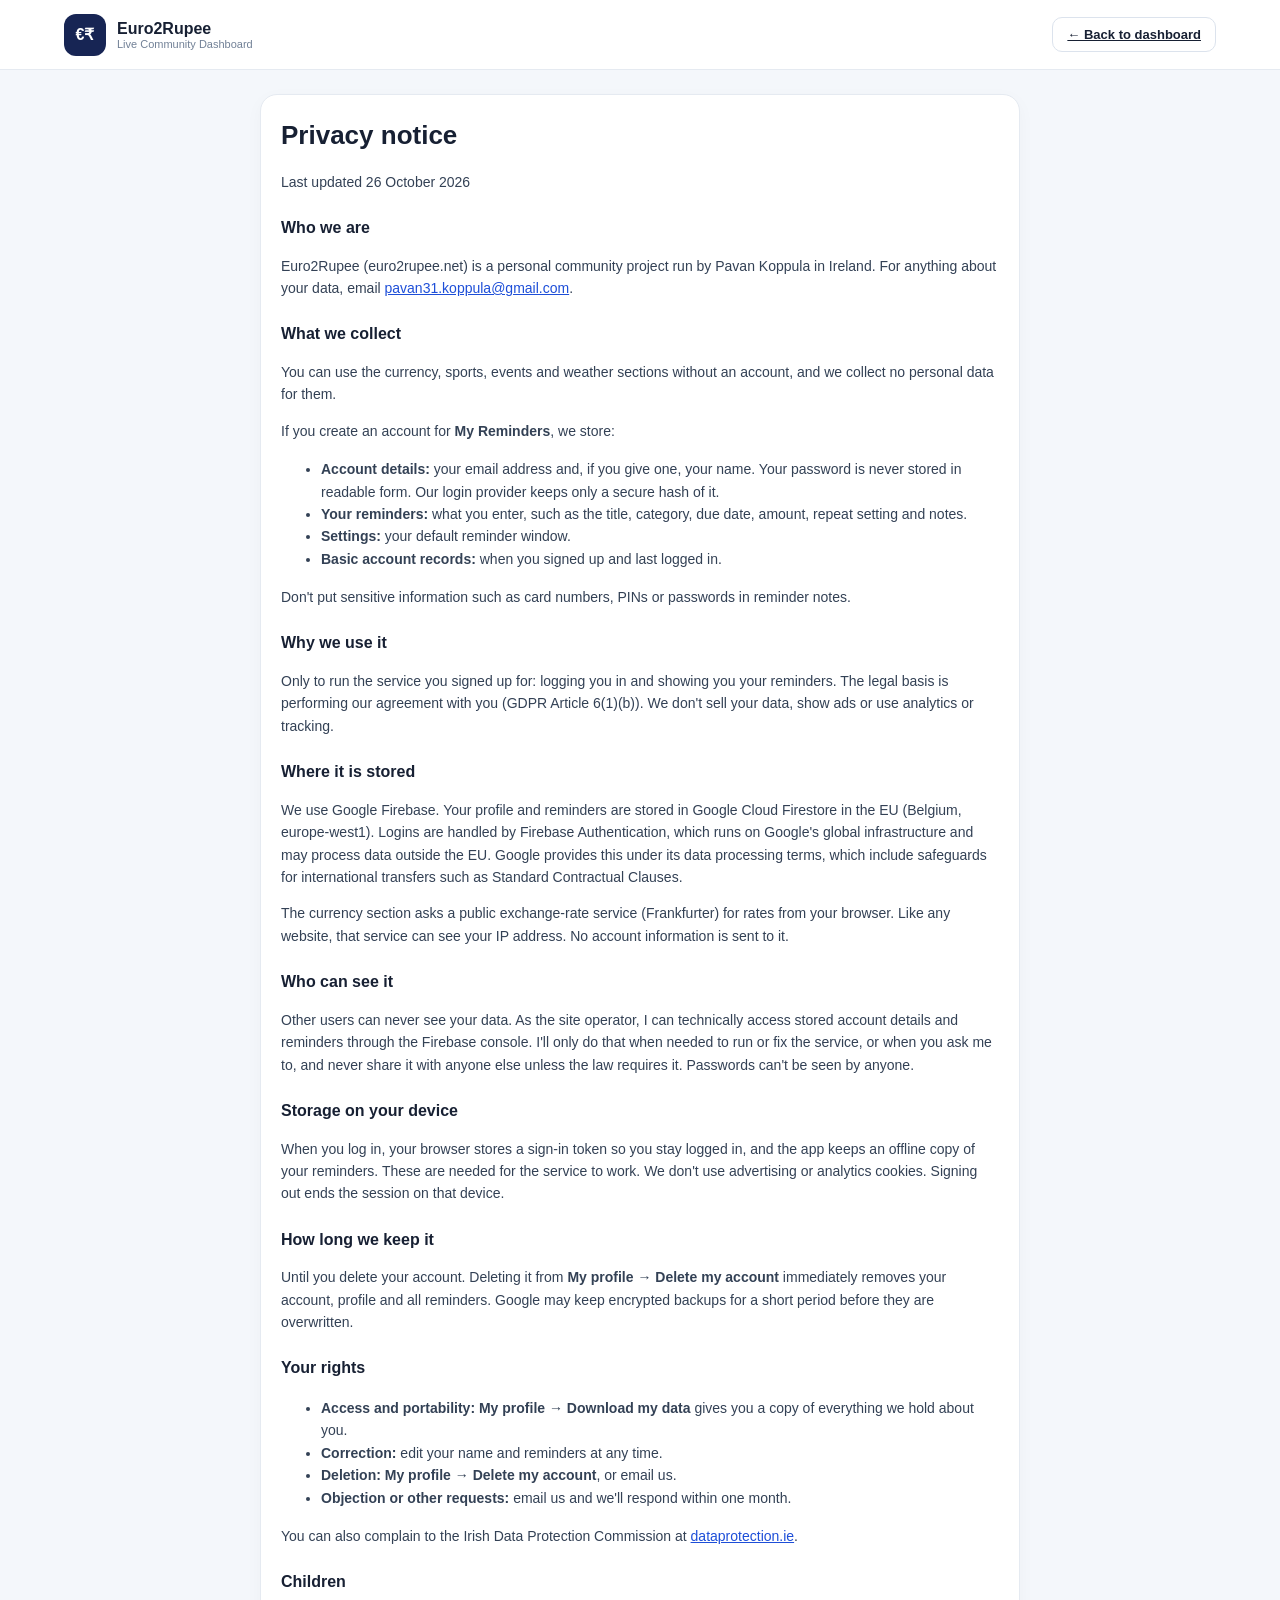
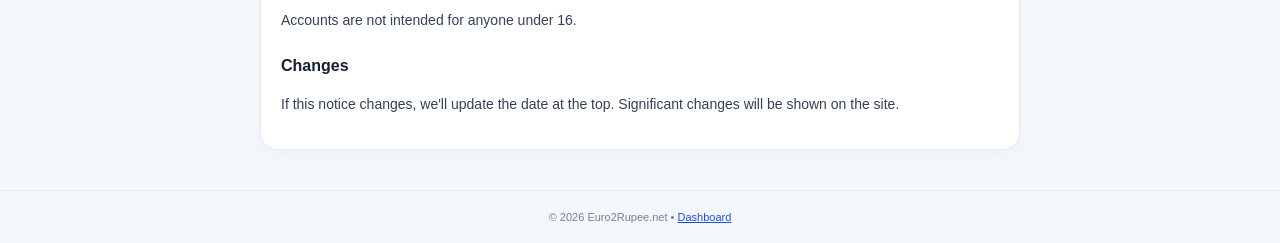
<file: privacy.html>
<!doctype html>
<html lang="en">
<head>
<meta charset="utf-8"><meta name="viewport" content="width=device-width,initial-scale=1,viewport-fit=cover">
<title>Privacy notice • Euro2Rupee</title>
<meta name="theme-color" content="#172554">
<link rel="manifest" href="manifest.webmanifest">
<link rel="icon" type="image/png" sizes="32x32" href="icons/favicon-32.png">
<link rel="apple-touch-icon" href="icons/apple-touch-icon.png">
<link rel="stylesheet" href="style.css">
</head>
<body>
<header class="topbar"><a class="brand" href="/" style="text-decoration:none;color:inherit"><div class="logo">€₹</div><div><strong>Euro2Rupee</strong><span>Live Community Dashboard</span></div></a><a class="btn" href="/">← Back to dashboard</a></header>
<main class="container">
<article class="card legal">
<h1>Privacy notice</h1>
<p class="muted">Last updated 26 October 2026</p>

<h2>Who we are</h2>
<p>Euro2Rupee (euro2rupee.net) is a personal community project run by Pavan Koppula in Ireland. For anything about your data, email <a href="mailto:pavan31.koppula@gmail.com">pavan31.koppula@gmail.com</a>.</p>

<h2>What we collect</h2>
<p>You can use the currency, sports, events and weather sections without an account, and we collect no personal data for them.</p>
<p>If you create an account for <b>My Reminders</b>, we store:</p>
<ul>
<li><b>Account details:</b> your email address and, if you give one, your name. Your password is never stored in readable form. Our login provider keeps only a secure hash of it.</li>
<li><b>Your reminders:</b> what you enter, such as the title, category, due date, amount, repeat setting and notes.</li>
<li><b>Settings:</b> your default reminder window.</li>
<li><b>Basic account records:</b> when you signed up and last logged in.</li>
</ul>
<p>Don't put sensitive information such as card numbers, PINs or passwords in reminder notes.</p>

<h2>Why we use it</h2>
<p>Only to run the service you signed up for: logging you in and showing you your reminders. The legal basis is performing our agreement with you (GDPR Article 6(1)(b)). We don't sell your data, show ads or use analytics or tracking.</p>

<h2>Where it is stored</h2>
<p>We use Google Firebase. Your profile and reminders are stored in Google Cloud Firestore in the EU (Belgium, europe-west1). Logins are handled by Firebase Authentication, which runs on Google's global infrastructure and may process data outside the EU. Google provides this under its data processing terms, which include safeguards for international transfers such as Standard Contractual Clauses.</p>
<p>The currency section asks a public exchange-rate service (Frankfurter) for rates from your browser. Like any website, that service can see your IP address. No account information is sent to it.</p>

<h2>Who can see it</h2>
<p>Other users can never see your data. As the site operator, I can technically access stored account details and reminders through the Firebase console. I'll only do that when needed to run or fix the service, or when you ask me to, and never share it with anyone else unless the law requires it. Passwords can't be seen by anyone.</p>

<h2>Storage on your device</h2>
<p>When you log in, your browser stores a sign-in token so you stay logged in, and the app keeps an offline copy of your reminders. These are needed for the service to work. We don't use advertising or analytics cookies. Signing out ends the session on that device.</p>

<h2>How long we keep it</h2>
<p>Until you delete your account. Deleting it from <b>My profile → Delete my account</b> immediately removes your account, profile and all reminders. Google may keep encrypted backups for a short period before they are overwritten.</p>

<h2>Your rights</h2>
<ul>
<li><b>Access and portability:</b> <b>My profile → Download my data</b> gives you a copy of everything we hold about you.</li>
<li><b>Correction:</b> edit your name and reminders at any time.</li>
<li><b>Deletion:</b> <b>My profile → Delete my account</b>, or email us.</li>
<li><b>Objection or other requests:</b> email us and we'll respond within one month.</li>
</ul>
<p>You can also complain to the Irish Data Protection Commission at <a href="https://www.dataprotection.ie" target="_blank" rel="noopener">dataprotection.ie</a>.</p>

<h2>Children</h2>
<p>Accounts are not intended for anyone under 16.</p>

<h2>Changes</h2>
<p>If this notice changes, we'll update the date at the top. Significant changes will be shown on the site.</p>
</article>
</main>
<footer>© <span id="year"></span> Euro2Rupee.net • <a href="/">Dashboard</a></footer>
<script>document.getElementById("year").textContent=new Date().getFullYear()</script>
</body></html>
</file>
<file: style.css>
*{box-sizing:border-box}body{margin:0;font-family:Inter,Segoe UI,Arial,sans-serif;background:#f4f7fb;color:#172033}.topbar{height:70px;background:#fff;border-bottom:1px solid #e5eaf1;display:flex;align-items:center;justify-content:space-between;padding:0 5%;position:sticky;top:0;z-index:5}.brand{display:flex;align-items:center;gap:11px}.logo{width:42px;height:42px;border-radius:12px;background:#172554;color:white;display:grid;place-items:center;font-weight:800}.brand strong{display:block}.brand span{display:block;color:#718096;font-size:11px}.menu-btn{display:none;border:0;background:#eef2f7;border-radius:9px;padding:9px}.nav{background:#fff;border-bottom:1px solid #e5eaf1;padding:10px 5%;display:flex;gap:22px}.nav a{text-decoration:none;color:#475569;font-size:13px}.container{max-width:1180px;margin:auto;padding:24px 18px 40px}.hero{background:linear-gradient(135deg,#172554,#2563eb);border-radius:21px;color:white;padding:28px 32px;display:flex;justify-content:space-between;align-items:center;margin-bottom:20px}.eyebrow{font-size:10px;letter-spacing:2px;opacity:.7}.hero h1{margin:5px 0;font-size:29px}.hero p{margin:5px 0;opacity:.82}.clock{font-size:14px;background:#ffffff1c;border:1px solid #ffffff25;padding:12px 15px;border-radius:12px}.grid{display:grid;grid-template-columns:1fr 1fr;gap:17px}.card{background:white;border:1px solid #e5eaf1;border-radius:17px;padding:20px;box-shadow:0 5px 18px #14233c08}.head{display:flex;align-items:center;justify-content:space-between;margin-bottom:8px}.head h2{font-size:17px;margin:0}.tag,.live{font-size:10px;padding:5px 8px;border-radius:99px;background:#eef2ff;color:#3730a3}.green{background:#eaf9ef;color:#177245}.orange{background:#fff3e5;color:#a65300}.blue{background:#eaf5ff;color:#1264a3}.purple{background:#f4ecff;color:#7040a5}.live{background:#eaf9ef;color:#14753f;font-weight:800}.live i{display:inline-block;width:6px;height:6px;background:#16a34a;border-radius:50%;margin-right:4px}.pair{display:flex;align-items:center;justify-content:center;gap:13px;margin:13px 0;color:#334155}.pair div{display:flex;gap:6px;align-items:center;font-weight:700}.pair button{border:0;background:#eef2ff;border-radius:50%;width:34px;height:34px;cursor:pointer}.convert-grid{display:grid;grid-template-columns:1fr 25px 1fr;align-items:end;gap:8px}.convert-grid label{display:block;color:#64748b;font-size:10px;margin-bottom:5px}.convert-grid input,.result{width:100%;padding:12px;border:1px solid #dbe2eb;border-radius:10px;font-size:16px}.result{min-height:46px;font-weight:800;color:#172554;background:#fafcff}.equals{text-align:center;padding-bottom:12px}.quick{display:flex;gap:6px;margin-top:10px}.quick button,.tabs button{border:1px solid #dce3ed;background:white;border-radius:9px;padding:7px 10px;font-size:11px;cursor:pointer}.rate-line{display:flex;justify-content:space-between;font-size:11px;color:#64748b;margin-top:13px}.status{font-size:10px;color:#94a3b8;margin-top:7px}.muted{font-size:12px;color:#718096}.scroll{max-height:245px;overflow-y:auto;padding-right:5px}.event,.sports-item{display:block;text-decoration:none;color:inherit;border-bottom:1px solid #edf0f5;padding:12px 4px}.event small,.sports-item small{display:block;color:#718096;font-size:10px;margin-top:4px}.more{display:block;margin-top:10px;color:#1d4ed8;text-decoration:none;font-size:11px;font-weight:700}.tabs{display:flex;gap:5px;overflow-x:auto;margin:8px 0}.tabs button.active{background:#172554;color:#fff}.sports-item strong{font-size:12px;line-height:1.35;display:block}.news-tag{font-size:9px;color:#1d4ed8;background:#eef2ff;padding:3px 6px;border-radius:99px;display:inline-block;margin-bottom:4px}.feed-footer{display:flex;justify-content:space-between;margin-top:8px;font-size:10px;color:#94a3b8}.feed-footer a{color:#1d4ed8;text-decoration:none}.loading{text-align:center;padding:25px;color:#94a3b8;font-size:12px}.weather{display:flex;align-items:center;gap:14px;padding:12px 0}.weather>span{font-size:40px}.weather strong{font-size:30px}.weather small,.weather b{display:block}.weather small{color:#718096;font-size:11px}.rows>div{display:flex;justify-content:space-between;border-top:1px solid #edf0f5;padding:10px;font-size:12px}.tools{display:grid;grid-template-columns:repeat(4,1fr);gap:8px;margin:15px 0}.tools button{height:55px;border:1px solid #e1e6ef;border-radius:11px;background:#f8fafc;font-size:20px;cursor:pointer}footer{text-align:center;color:#718096;font-size:11px;border-top:1px solid #e5eaf1;padding:20px}@media(max-width:760px){.grid{grid-template-columns:1fr}.nav{display:none}.menu-btn{display:block}.menu-open .nav{display:flex;position:fixed;top:70px;left:0;right:0;z-index:4;padding:15px;flex-wrap:wrap}.hero{display:block}.clock{margin-top:15px;width:max-content}.container{padding:15px 12px 30px}}
.top-right{display:flex;align-items:center;gap:10px}.btn{border:1px solid #dce3ed;background:#fff;color:#172033;border-radius:10px;padding:9px 14px;font-size:13px;font-weight:600;cursor:pointer}.btn.primary{background:#172554;border-color:#172554;color:#fff}.btn.primary:disabled{opacity:.6;cursor:wait}.btn.danger{color:#b42318;border-color:#f5c2bd}.btn.small{padding:5px 9px;font-size:11px}.btn.full{width:100%;margin-top:8px}.link{border:0;background:none;color:#1d4ed8;font-size:12px;cursor:pointer;padding:8px 0}.avatar{width:38px;height:38px;border-radius:50%;border:0;background:linear-gradient(135deg,#172554,#2563eb);color:#fff;font-weight:800;cursor:pointer}.wide{grid-column:1/-1}.red{background:#fdecea;color:#b42318}
.rem-stats{display:grid;grid-template-columns:repeat(3,1fr) auto;gap:10px;align-items:center;margin:10px 0}.rem-stats>div{border-radius:12px;padding:10px 12px;font-size:11px;color:#64748b;background:#f8fafc}.rem-stats b{display:block;font-size:22px;color:#172033}.rem-stats .overdue b{color:#b42318}.rem-stats .soon b{color:#a65300}.rem-stats .ok b{color:#177245}
.rem-list{max-height:330px}.rem-item{display:flex;justify-content:space-between;align-items:center;gap:12px;padding:12px 12px 12px 14px;border-bottom:1px solid #edf0f5;border-left:4px solid #16a34a;cursor:pointer}.rem-item:hover{background:#f8fafc}.rem-item.soon{border-left-color:#f59e0b}.rem-item.overdue{border-left-color:#dc2626;background:#fffafa}.rem-item strong{font-size:14px}.rem-item small{display:block;color:#718096;font-size:11px;margin-top:3px}.rem-item .note{font-style:italic}.rem-right{display:flex;flex-direction:column;align-items:flex-end;gap:6px;white-space:nowrap}.badge{font-size:11px;font-weight:700;padding:4px 9px;border-radius:99px;background:#eaf9ef;color:#177245}.soon .badge{background:#fff3e5;color:#a65300}.overdue .badge{background:#fdecea;color:#b42318}
.rem-empty{padding:8px 0}.rem-empty p{font-size:13px;color:#475569;margin:6px 0 12px}.rem-actions{display:flex;gap:8px}.chips{display:flex;flex-wrap:wrap;gap:6px}.chip{border:1px dashed #b8c4d6;background:#f8fafc;border-radius:99px;padding:7px 12px;font-size:12px;cursor:pointer}.chip:hover{background:#eef2ff;border-color:#2563eb}
.dlg{border:0;border-radius:18px;padding:0;width:min(440px,92vw);box-shadow:0 25px 60px #0f172a40}.dlg::backdrop{background:#0f172a80}.dlg form{padding:24px;position:relative}.dlg h3{margin:0 0 14px;font-size:18px}.dlg label{display:block;font-size:12px;color:#475569;font-weight:600;margin-bottom:12px}.dlg input,.dlg select,.dlg textarea{display:block;width:100%;margin-top:5px;padding:10px 11px;border:1px solid #dbe2eb;border-radius:10px;font:inherit;font-size:14px;font-weight:400;color:#172033}.dlg input[readonly]{background:#f4f7fb;color:#64748b}.dlg-close{position:absolute;top:12px;right:12px;border:0;background:#eef2f7;border-radius:50%;width:30px;height:30px;cursor:pointer}.row2{display:grid;grid-template-columns:1fr 1fr;gap:10px}.dlg-actions{display:flex;justify-content:space-between;align-items:center;gap:8px;margin-top:12px}.form-msg{min-height:16px;font-size:12px;color:#b42318;margin:4px 0}.form-msg.ok{color:#177245}.auth-tabs{margin:0 0 16px}.auth-tabs button{font-size:13px;padding:8px 14px}.signup-only{display:none!important}.signup .signup-only{display:block!important}
@media(max-width:760px){.rem-stats{grid-template-columns:repeat(3,1fr)}.row2{grid-template-columns:1fr}.rem-item{align-items:flex-start}}
.install-tip{display:flex;align-items:center;justify-content:space-between;gap:10px;background:#eef2ff;color:#1e3a8a;border:1px solid #c7d2fe;border-radius:12px;padding:10px 12px;margin-bottom:14px;font-size:13px}.install-tip .dlg-close{position:static;flex:none}[hidden]{display:none!important}
@media(display-mode:standalone){.topbar{padding-top:env(safe-area-inset-top);height:calc(70px + env(safe-area-inset-top))}footer{padding-bottom:calc(20px + env(safe-area-inset-bottom))}.menu-open .nav{top:calc(70px + env(safe-area-inset-top))}}
@media(max-width:760px){#installBtn{padding:7px 10px;font-size:12px}.topbar{padding:0 14px}}
.rem-buttons{display:flex;flex-direction:column;gap:6px}.bills-summary{display:flex;justify-content:space-between;flex-wrap:wrap;gap:8px;background:#f8fafc;border:1px solid #edf0f5;border-radius:12px;padding:10px 12px;margin-bottom:8px;font-size:13px;color:#475569}.bills-summary b{color:#172554}.amount{font-weight:700;color:#172554;font-size:13px;margin-left:4px}
.tpl-dlg{width:min(560px,94vw)}.tpl-head,.tpl-row{display:grid;grid-template-columns:22px 1fr 64px 110px;gap:8px;align-items:center}.tpl-head{font-size:11px;color:#64748b;font-weight:600;margin:8px 0 4px}.tpl-rows{max-height:46vh;overflow-y:auto}.tpl-row{padding:4px 0}.dlg .tpl-row input{margin-top:0;padding:8px 9px}.dlg .tpl-row .tpl-on{width:18px;height:18px}.tpl-row[title]{opacity:.65}.tpl-total{display:flex;justify-content:space-between;border-top:1px solid #e5eaf1;margin-top:8px;padding-top:10px;font-size:14px}.tpl-total b{color:#172554}
.danger-zone{border-top:1px solid #f1d5d2;margin-top:16px;padding-top:6px}.danger-link{color:#b42318}#deleteZone p{font-size:12px;color:#7a271a;margin:6px 0 10px}.fine{font-size:11px;color:#718096;margin:8px 0 0}.fine a,footer a{color:#1d4ed8}
.legal{max-width:760px;margin:auto;line-height:1.6}.legal h1{margin:0 0 4px;font-size:26px}.legal h2{font-size:16px;margin:22px 0 6px}.legal p,.legal li{font-size:14px;color:#334155}.legal a{color:#1d4ed8}
@media(max-width:760px){.rem-buttons{grid-column:1/-1;flex-direction:row}.rem-buttons .btn{flex:1}.tpl-head,.tpl-row{grid-template-columns:22px 1fr 52px 84px;gap:6px}}
</file>
